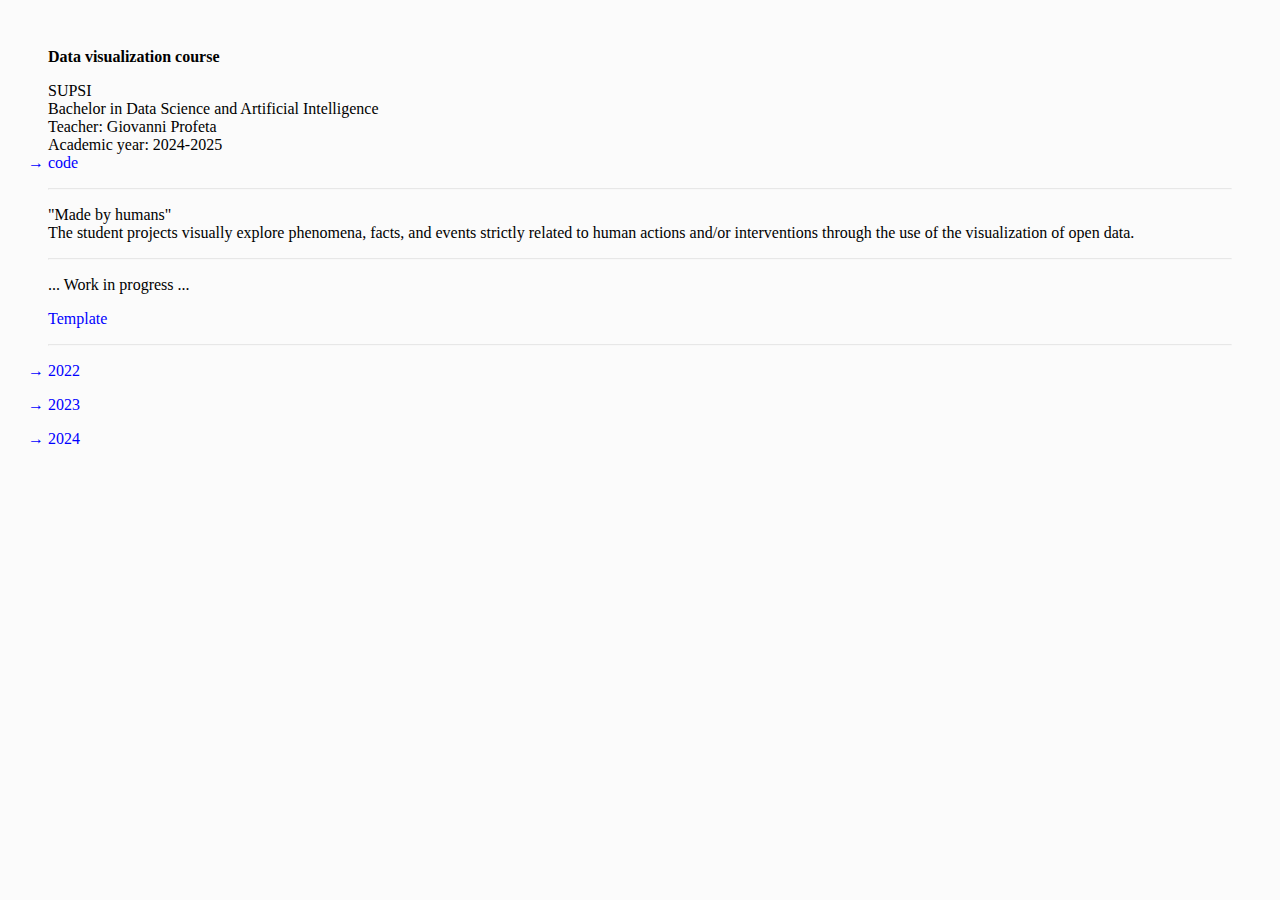
<file: index.html>
<!DOCTYPE html>
<html>
	<head>
		<meta charset="utf-8">
		<title>Data visualization course | SUPSI</title>
		<meta name="description"content="Data visualization course, SUPSI">
		<meta name="author" content="Bachelor in Data Science and Artificial Intelligence">
		<meta name="viewport" content="width=device-width, initial-scale=1">
		<!-- allow webpage to be run in full-screen mode -->
		<meta name="mobile-web-app-capable" content="yes">
		<meta name="apple-mobile-web-app-capable" content="yes">
		<!-- set nav bar color -->
		<meta name="theme-color" content="black"> <!-- Chrome, Firefox OS and Opera -->
		<meta name="msapplication-navbutton-color" content="black"> <!-- Windows Phone -->
		<meta name="apple-mobile-web-app-status-bar-style" content="black"> <!-- iOS Safari -->
		<link type="text/css" rel="stylesheet" href="assets/style/style.css">
		<script src="assets/script/menu.js"></script>
	</head>
	<body>
		<h1>Data visualization course</h1>
		<p>
			SUPSI<br>
			Bachelor in Data Science and Artificial Intelligence<br/>
			Teacher: Giovanni Profeta<br/>
			Academic year: 2024-2025<br/>
			<a class="link" href="https://github.com/dataviz-supsi/2024">code</a>
		</p>
		<hr>
		<p>
			"Made by humans"<br/>
			The student projects visually explore phenomena, facts, and events strictly related to human actions and/or interventions through the use of the visualization of open data.
		</p>

		<hr>

		<ul>
			<li>
				... Work in progress ...
			</li>
			<li>
				<a href="template">Template</a>
			</li>
			<!-- <li><a href="https://giux81.github.io/caraccidents/" class="project">
				<span class="author">Gianmarco Cesari, Federico Donghi, Giulio Ghiro</span>
				<span class="name">Human and car, marriage or funeral?</span>
			</a></li> -->
		<hr>
		<footer>
            <ul id="menu"></ul>
        </footer>

	</body>

<!-- 	<script type="text/javascript">

		document.addEventListener('keypress', (event) => {

			let key = event.key;
			let url = "docu/";

			if (key >= 1 && key <= 6){
				url += '0' + key.toString(2) + '.pdf'
				window.open(url);
			}
			
		});

	</script> -->
</html>
</file>
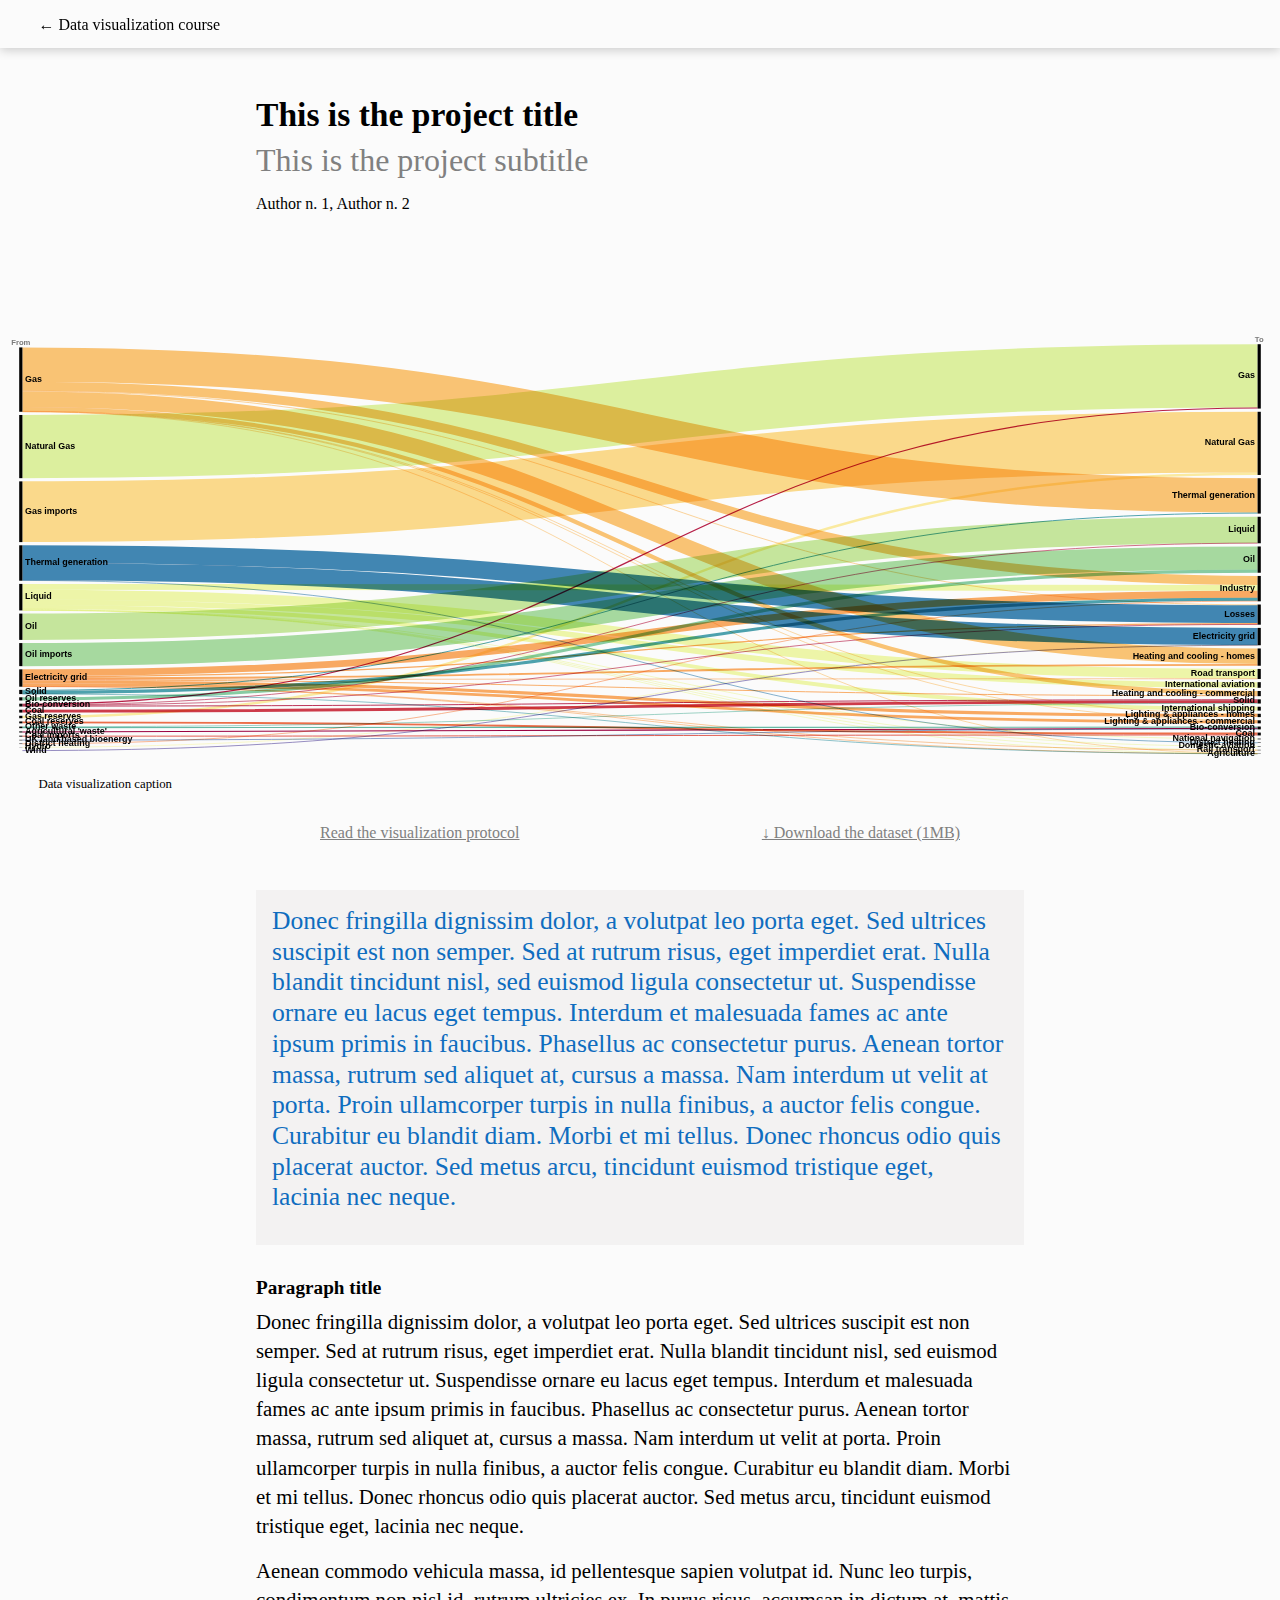
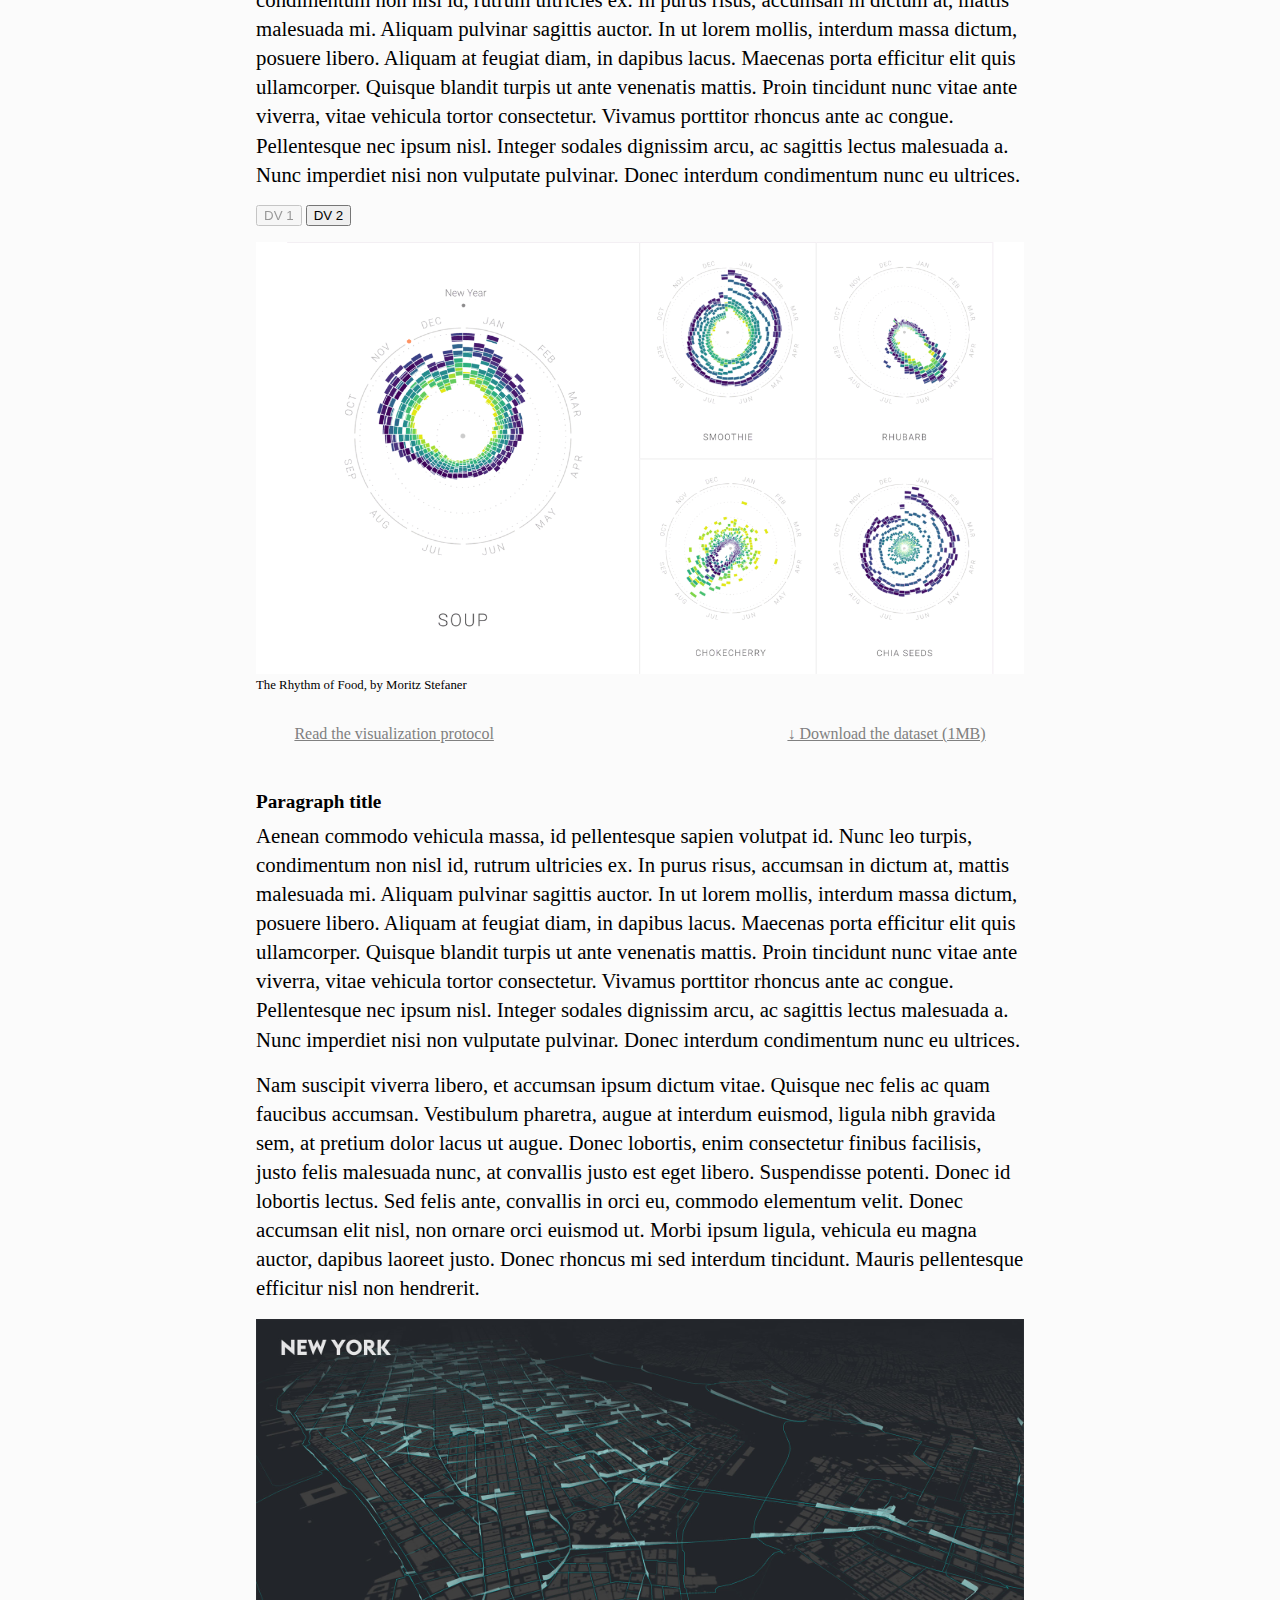
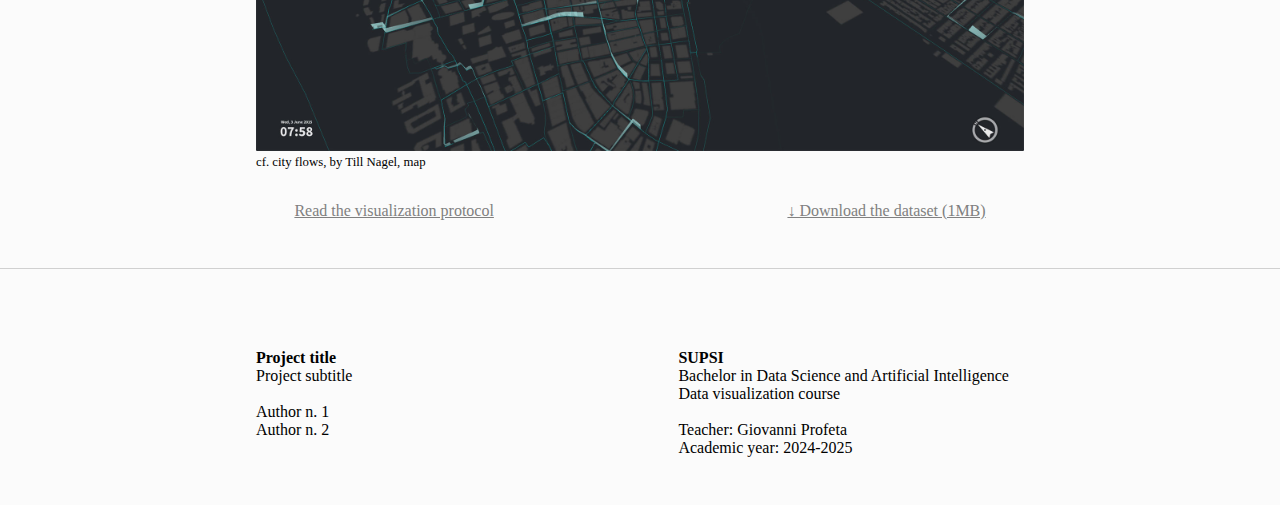
<file: template/index.html>
<!DOCTYPE html>
<html>
	<head>
		<meta charset="utf-8">
		<title>Title | Data visualization course</title>
		<meta name="description"content="Project description">
		<meta name="author" content="Authors' name and ssurname">
		<meta name="viewport" content="width=device-width, initial-scale=1">
		<!-- allow webpage to be run in full-screen mode -->
		<meta name="mobile-web-app-capable" content="yes">
		<meta name="apple-mobile-web-app-capable" content="yes">
		<!-- set nav bar color -->
		<meta name="theme-color" content="black"> <!-- Chrome, Firefox OS and Opera -->
		<meta name="msapplication-navbutton-color" content="black"> <!-- Windows Phone -->
		<meta name="apple-mobile-web-app-status-bar-style" content="black"> <!-- iOS Safari -->
		<link type="text/css" rel="stylesheet" href="assets/style/style.css">

		<!-- <script src='https://api.tiles.mapbox.com/mapbox-gl-js/v2.9.2/mapbox-gl.js'></script>
    	<link href='https://api.tiles.mapbox.com/mapbox-gl-js/v2.9.2/mapbox-gl.css' rel='stylesheet' /> -->
	
		<link rel="preconnect" href="https://fonts.googleapis.com">
		<link rel="preconnect" href="https://fonts.gstatic.com" crossorigin>
		<link href="https://fonts.googleapis.com/css2?family=Roboto:ital,wght@0,400;0,700;1,400&display=swap" rel="stylesheet">
	
		<script src="assets/script/script.js" defer></script>
	</head>
	<body>
		<div id="topbar">
			<nav>
				<div class="go_home">
					<a href="../" title="Go back home">
						<span>
							←
						</span>
						<span>
							Data visualization course
						</span>
					</a>
				</div>
			</nav>
		</div>
		<main>
			<header>
				<h1>
					This is the project title 
				</h1>
				<h2>This is the project subtitle</h2>
				<h3>Author n. 1, Author n. 2</h3>
			</header>
			<section class="no_margin">
				<a name="highlight"></a>
				<figure>
					<object type="image/svg+xml" data="assets/dataviz/viz_01.svg" id="dataviz_01"></object>
					<figcaption>Data visualization caption</figcaption>
				</figure>
				<div class="download download_big">
					<div>
						<a href="assets/dataviz/protocols/01" title="Download visualization protocol" >
							Read the visualization protocol
						</a>
					</div>
					<div>
						<a href="assets/dataviz/dataset+metadata.zip" title="Download dataset">
							↓ Download the dataset (1MB)
						</a>
					</div>
				</div>
			</section>
			<article>
				<section id="abstract">
					<p>
						Donec fringilla dignissim dolor, a volutpat leo porta eget. Sed ultrices suscipit est non semper. Sed at rutrum risus, eget imperdiet erat. Nulla blandit tincidunt nisl, sed euismod ligula consectetur ut. Suspendisse ornare eu lacus eget tempus. Interdum et malesuada fames ac ante ipsum primis in faucibus. Phasellus ac consectetur purus. Aenean tortor massa, rutrum sed aliquet at, cursus a massa. Nam interdum ut velit at porta. Proin ullamcorper turpis in nulla finibus, a auctor felis congue. Curabitur eu blandit diam. Morbi et mi tellus. Donec rhoncus odio quis placerat auctor. Sed metus arcu, tincidunt euismod tristique eget, lacinia nec neque.
					</p>
				</section>
				<section>
					<h4>
						Paragraph title
					</h4>
					<p>
						Donec fringilla dignissim dolor, a volutpat leo porta eget. Sed ultrices suscipit est non semper. Sed at rutrum risus, eget imperdiet erat. Nulla blandit tincidunt nisl, sed euismod ligula consectetur ut. Suspendisse ornare eu lacus eget tempus. Interdum et malesuada fames ac ante ipsum primis in faucibus. Phasellus ac consectetur purus. Aenean tortor massa, rutrum sed aliquet at, cursus a massa. Nam interdum ut velit at porta. Proin ullamcorper turpis in nulla finibus, a auctor felis congue. Curabitur eu blandit diam. Morbi et mi tellus. Donec rhoncus odio quis placerat auctor. Sed metus arcu, tincidunt euismod tristique eget, lacinia nec neque.
					</p>
					<p>
						Aenean commodo vehicula massa, id pellentesque sapien volutpat id. Nunc leo turpis, condimentum non nisl id, rutrum ultricies ex. In purus risus, accumsan in dictum at, mattis malesuada mi. Aliquam pulvinar sagittis auctor. In ut lorem mollis, interdum massa dictum, posuere libero. Aliquam at feugiat diam, in dapibus lacus. Maecenas porta efficitur elit quis ullamcorper. Quisque blandit turpis ut ante venenatis mattis. Proin tincidunt nunc vitae ante viverra, vitae vehicula tortor consectetur. Vivamus porttitor rhoncus ante ac congue. Pellentesque nec ipsum nisl. Integer sodales dignissim arcu, ac sagittis lectus malesuada a. Nunc imperdiet nisi non vulputate pulvinar. Donec interdum condimentum nunc eu ultrices.
					</p>
					
					<div>
						<button id="button-id1" style="opacity: 0.4">DV 1</button>
						<button id="button-id2">DV 2</button>
					</div>
					
					<figure class="figure">
						<img src="assets/images/01.png" id="dv-box" alt="The Rhythm of Food, by Moritz Stefaner" width="1280" height="720">
						<figcaption id="dv-caption">The Rhythm of Food, by Moritz Stefaner</figcaption>
					</figure>


					<div class="download download_small">
						<div>
							<a href="assets/dataviz/protocols/02" title="Download visualization protocol" >
								Read the visualization protocol
							</a>
						</div>
						<div>
							<a href="assets/dataviz/dataset+metadata.zip" title="Download dataset">
								↓ Download the dataset (1MB)
							</a>
						</div>
					</div>
				</section>
				</section>
				<section>
					<h4>
						Paragraph title
					</h4>
					<p>
						Aenean commodo vehicula massa, id pellentesque sapien volutpat id. Nunc leo turpis, condimentum non nisl id, rutrum ultricies ex. In purus risus, accumsan in dictum at, mattis malesuada mi. Aliquam pulvinar sagittis auctor. In ut lorem mollis, interdum massa dictum, posuere libero. Aliquam at feugiat diam, in dapibus lacus. Maecenas porta efficitur elit quis ullamcorper. Quisque blandit turpis ut ante venenatis mattis. Proin tincidunt nunc vitae ante viverra, vitae vehicula tortor consectetur. Vivamus porttitor rhoncus ante ac congue. Pellentesque nec ipsum nisl. Integer sodales dignissim arcu, ac sagittis lectus malesuada a. Nunc imperdiet nisi non vulputate pulvinar. Donec interdum condimentum nunc eu ultrices.
					</p>
					<p>
						Nam suscipit viverra libero, et accumsan ipsum dictum vitae. Quisque nec felis ac quam faucibus accumsan. Vestibulum pharetra, augue at interdum euismod, ligula nibh gravida sem, at pretium dolor lacus ut augue. Donec lobortis, enim consectetur finibus facilisis, justo felis malesuada nunc, at convallis justo est eget libero. Suspendisse potenti. Donec id lobortis lectus. Sed felis ante, convallis in orci eu, commodo elementum velit. Donec accumsan elit nisl, non ornare orci euismod ut. Morbi ipsum ligula, vehicula eu magna auctor, dapibus laoreet justo. Donec rhoncus mi sed interdum tincidunt. Mauris pellentesque efficitur nisl non hendrerit.
					</p>
					<figure class="figure">
						<img src="assets/images/02.png" alt="cf. city flows, by Till Nagel, map" width="1920" height="1080">
						<figcaption>cf. city flows, by Till Nagel, map</figcaption>
					</figure>
					<div class="download download_small">
						<div>
							<a href="assets/dataviz/protocols/03" title="Download visualization protocol" >
								Read the visualization protocol
							</a>
						</div>
						<div>
							<a href="assets/dataviz/dataset+metadata.zip" title="Download dataset">
								↓ Download the dataset (1MB)
							</a>
						</div>
					</div>
				</section>
			</article>
			
			<footer>
				<section>
					<div>
						<strong>Project title</strong><br/>
						Project subtitle<br/><br/>
						Author n. 1<br/>
						Author n. 2
					</div>
					<div>
						<strong>SUPSI</strong><br/>
						Bachelor in Data Science and Artificial Intelligence<br/>
						Data visualization course<br/><br/>
						Teacher: Giovanni Profeta<br/>
						Academic year: 2024-2025
					</div>
				</section>
			</footer>
		</main>
	</body>
</html>
</file>
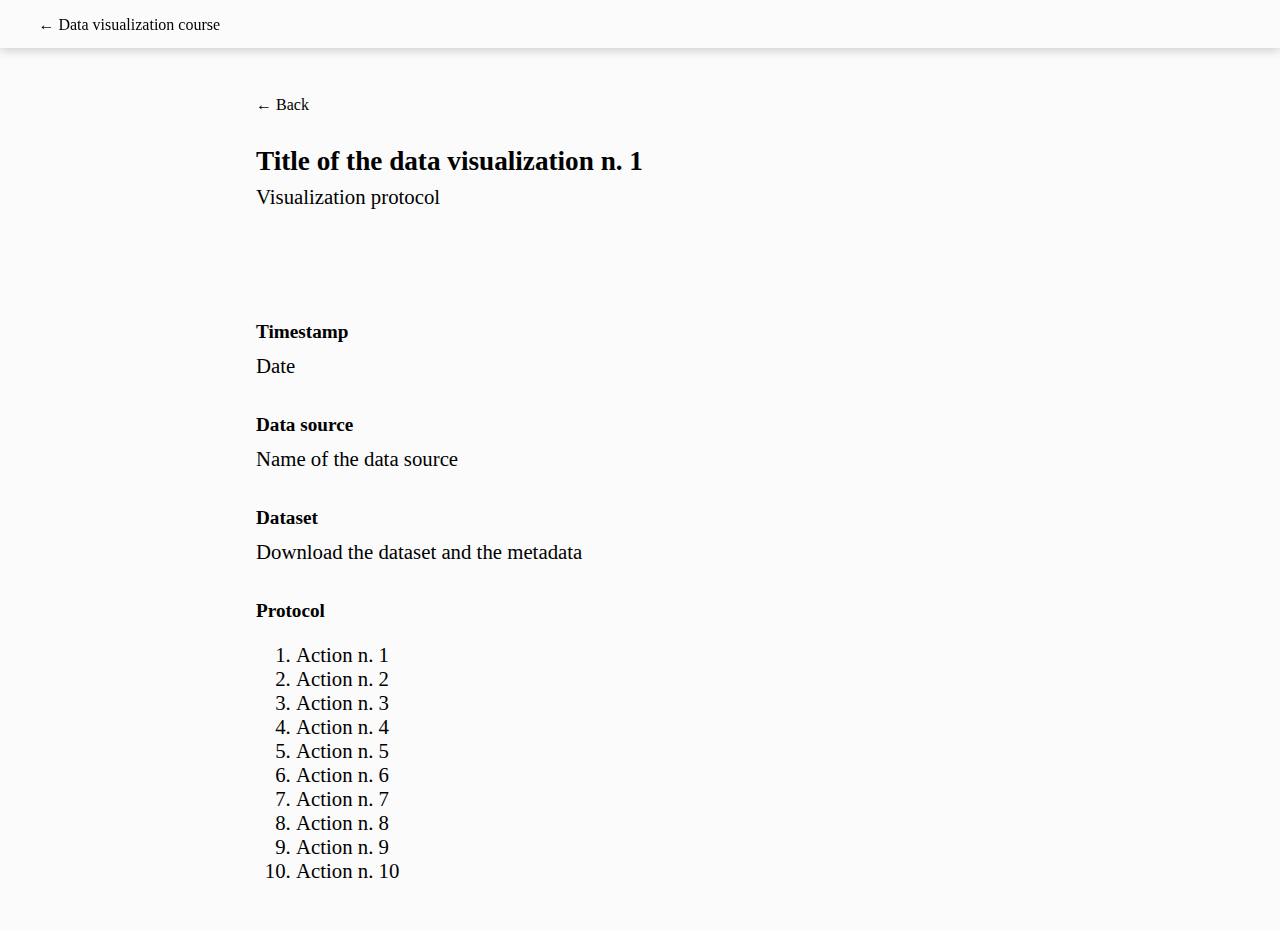
<file: template/assets/dataviz/protocols/01/index.html>
<!DOCTYPE html>
<html>
	<head>
		<meta charset="utf-8">
		<title>Page title | Data visualization course</title>
		<meta name="description"content="Project description">
		<meta name="author" content="Authors' name and ssurname">
		<meta name="viewport" content="width=device-width, initial-scale=1">
		<!-- allow webpage to be run in full-screen mode -->
		<meta name="mobile-web-app-capable" content="yes">
		<meta name="apple-mobile-web-app-capable" content="yes">
		<!-- set nav bar color -->
		<meta name="theme-color" content="black"> <!-- Chrome, Firefox OS and Opera -->
		<meta name="msapplication-navbutton-color" content="black"> <!-- Windows Phone -->
		<meta name="apple-mobile-web-app-status-bar-style" content="black"> <!-- iOS Safari -->
		<link type="text/css" rel="stylesheet" href="../../../style/style.css">	
	</head>
	<body>
		<div id="topbar">
			<nav>
				<div class="go_home">
					<a href="../../../../" title="Go back home">
						<span>
							←
						</span>
						<span>
							Data visualization course
						</span>
					</a>
				</div>
			</nav>
		</div>
		<main style="width: 100%;">
			<header class="protocol">
				<span>
					<a href="../../../../" title="Go back">
						← Back
					</a>
				</span>
				<h1>
					Title of the data visualization n. 1
				</h1>
				<h2>
					Visualization protocol
				</h2>
			</header>
			<article>
				<section>
					<h4>Timestamp</h4>
					<p>Date</p><br/>
					
					<h4>Data source</h4>
					<p><a href="https://github.com/CSSEGISandData/COVID-19/blob/master/csse_covid_19_data/csse_covid_19_time_series/time_series_covid19_deaths_global.csv">Name of the data source</a></p><br/>

					<h4>Dataset</h4>
					<p>
						<a href="../../dataset+metadata.zip">Download the dataset and the metadata</a>
					</p><br/>
				
					<h4>Protocol</h4>
					<ol style="font-size: 1.3rem;">
						<li>Action n. 1</li>
						<li>Action n. 2</li>
						<li>Action n. 3</li>
						<li>Action n. 4</li>
						<li>Action n. 5</li>
						<li>Action n. 6</li>
						<li>Action n. 7</li>
						<li>Action n. 8</li>
						<li>Action n. 9</li>
						<li>Action n. 10</li>
					</ol>
					
				</section>
			</article>
		</main>
	</body>
</html>
</file>
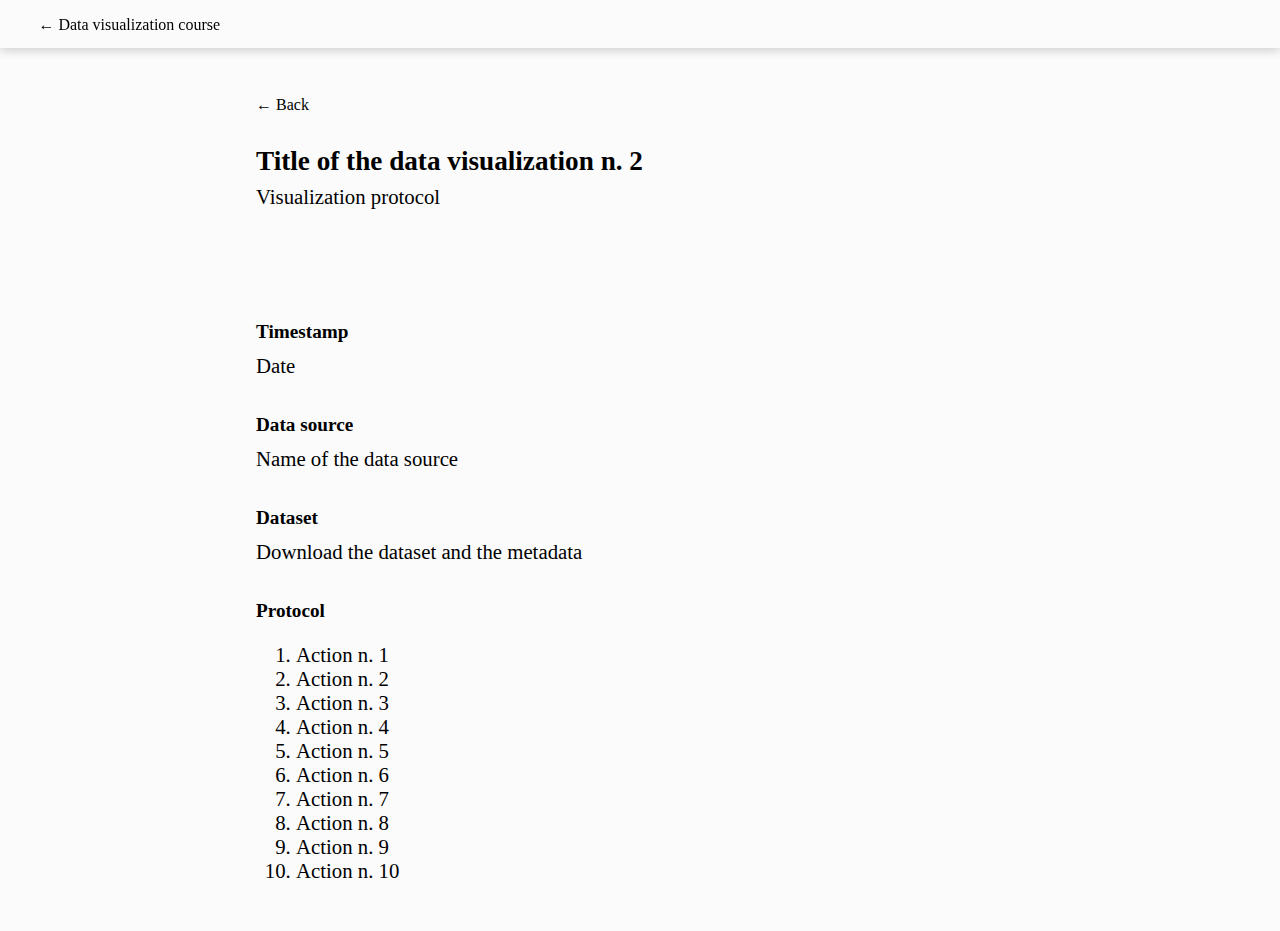
<file: template/assets/dataviz/protocols/02/index.html>
<!DOCTYPE html>
<html>
	<head>
		<meta charset="utf-8">
		<title>Page title | Data visualization course</title>
		<meta name="description"content="Project description">
		<meta name="author" content="Authors' name and ssurname">
		<meta name="viewport" content="width=device-width, initial-scale=1">
		<!-- allow webpage to be run in full-screen mode -->
		<meta name="mobile-web-app-capable" content="yes">
		<meta name="apple-mobile-web-app-capable" content="yes">
		<!-- set nav bar color -->
		<meta name="theme-color" content="black"> <!-- Chrome, Firefox OS and Opera -->
		<meta name="msapplication-navbutton-color" content="black"> <!-- Windows Phone -->
		<meta name="apple-mobile-web-app-status-bar-style" content="black"> <!-- iOS Safari -->
		<link type="text/css" rel="stylesheet" href="../../../style/style.css">	
	</head>
	<body>
		<div id="topbar">
			<nav>
				<div class="go_home">
					<a href="../../../../" title="Go back home">
						<span>
							←
						</span>
						<span>
							Data visualization course
						</span>
					</a>
				</div>
			</nav>
		</div>
		<main style="width: 100%;">
			<header class="protocol">
				<span>
					<a href="../../../../" title="Go back">
						← Back
					</a>
				</span>
				<h1>
					Title of the data visualization n. 2
				</h1>
				<h2>
					Visualization protocol
				</h2>
			</header>
			<article>
				<section>
					<h4>Timestamp</h4>
					<p>Date</p><br/>
					
					<h4>Data source</h4>
					<p><a href="https://github.com/CSSEGISandData/COVID-19/blob/master/csse_covid_19_data/csse_covid_19_time_series/time_series_covid19_deaths_global.csv">Name of the data source</a></p><br/>

					<h4>Dataset</h4>
					<p>
						<a href="../../dataset+metadata.zip">Download the dataset and the metadata</a>
					</p><br/>
					
					<h4>Protocol</h4>
					<ol style="font-size: 1.3rem;">
						<li>Action n. 1</li>
						<li>Action n. 2</li>
						<li>Action n. 3</li>
						<li>Action n. 4</li>
						<li>Action n. 5</li>
						<li>Action n. 6</li>
						<li>Action n. 7</li>
						<li>Action n. 8</li>
						<li>Action n. 9</li>
						<li>Action n. 10</li>
					</ol>
					
				</section>
			</article>
		</main>
	</body>
</html>
</file>
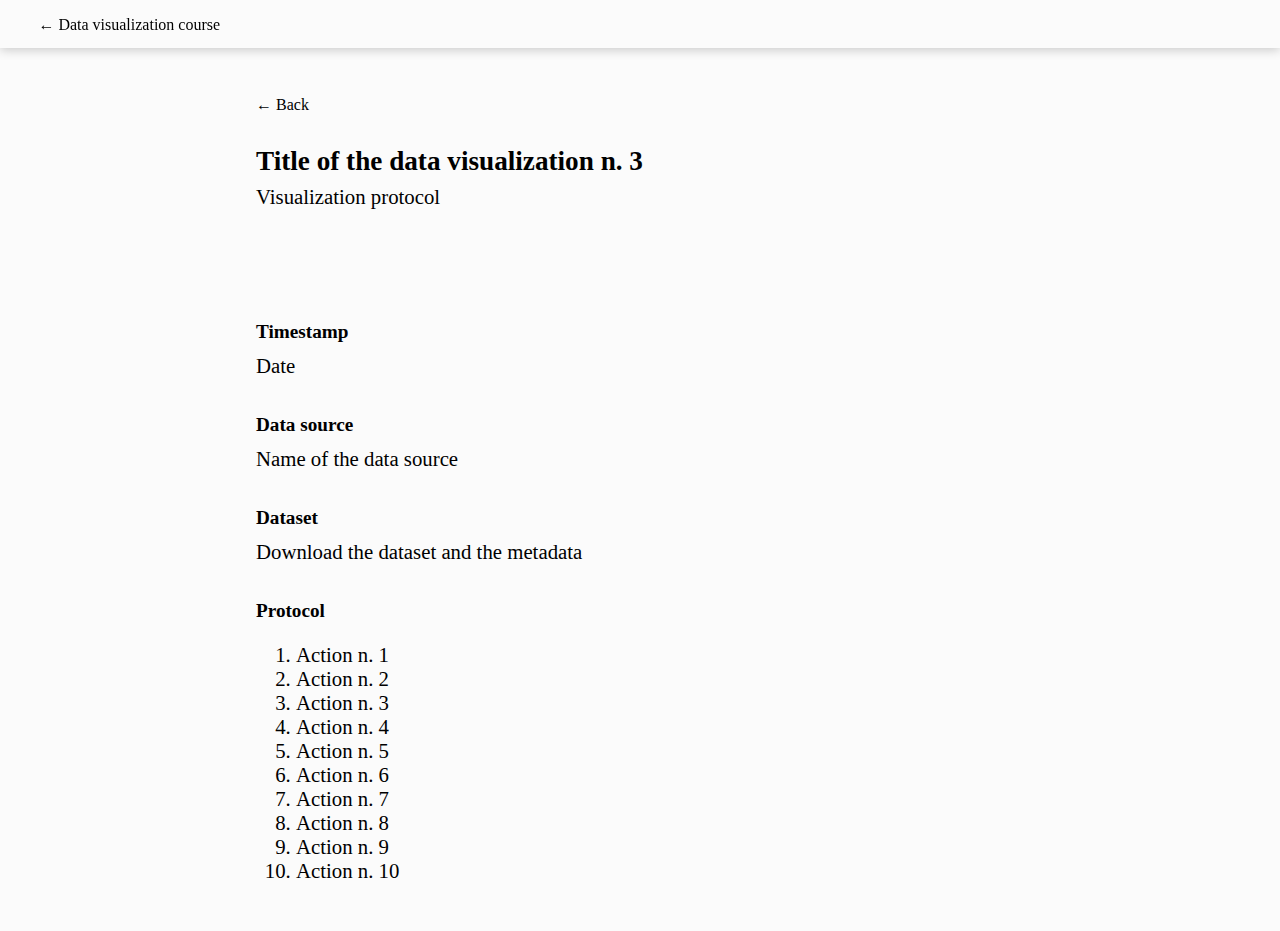
<file: template/assets/dataviz/protocols/03/index.html>
<!DOCTYPE html>
<html>
	<head>
		<meta charset="utf-8">
		<title>Page title | Data visualization course</title>
		<meta name="description"content="Project description">
		<meta name="author" content="Authors' name and ssurname">
		<meta name="viewport" content="width=device-width, initial-scale=1">
		<!-- allow webpage to be run in full-screen mode -->
		<meta name="mobile-web-app-capable" content="yes">
		<meta name="apple-mobile-web-app-capable" content="yes">
		<!-- set nav bar color -->
		<meta name="theme-color" content="black"> <!-- Chrome, Firefox OS and Opera -->
		<meta name="msapplication-navbutton-color" content="black"> <!-- Windows Phone -->
		<meta name="apple-mobile-web-app-status-bar-style" content="black"> <!-- iOS Safari -->
		<link type="text/css" rel="stylesheet" href="../../../style/style.css">	
	</head>
	<body>
		<div id="topbar">
			<nav>
				<div class="go_home">
					<a href="../../../../" title="Go back home">
						<span>
							←
						</span>
						<span>
							Data visualization course
						</span>
					</a>
				</div>
			</nav>
		</div>
		<main style="width: 100%;">
			<header class="protocol">
				<span>
					<a href="../../../../" title="Go back">
						← Back
					</a>
				</span>
				<h1>
					Title of the data visualization n. 3
				</h1>
				<h2>
					Visualization protocol
				</h2>
			</header>
			<article>
				<section>
					<h4>Timestamp</h4>
					<p>Date</p><br/>
					
					<h4>Data source</h4>
					<p><a href="https://github.com/CSSEGISandData/COVID-19/blob/master/csse_covid_19_data/csse_covid_19_time_series/time_series_covid19_deaths_global.csv">Name of the data source</a></p><br/>

					<h4>Dataset</h4>
					<p>
						<a href="../../dataset+metadata.zip">Download the dataset and the metadata</a>
					</p><br/>
					
					<h4>Protocol</h4>
					<ol style="font-size: 1.3rem;">
						<li>Action n. 1</li>
						<li>Action n. 2</li>
						<li>Action n. 3</li>
						<li>Action n. 4</li>
						<li>Action n. 5</li>
						<li>Action n. 6</li>
						<li>Action n. 7</li>
						<li>Action n. 8</li>
						<li>Action n. 9</li>
						<li>Action n. 10</li>
					</ol>
					
				</section>
			</article>
		</main>
	</body>
</html>
</file>
<file: assets/style/style.css>
html {
  box-sizing: border-box;
}
*, *:before, *:after {
  box-sizing: inherit;
}
body {
	background-color: #fbfbfb;
	margin:3em;
	font-size: 16px;
	font-family: "Times New Roman", Serif;
}
a{
	text-decoration: none;
	color:blue;
}
a:hover{
	text-decoration: underline;
}
ul{
	margin:0;
	padding: 0;
	list-style: none;
}

li {
	margin-bottom: 1em;
}
.project {
	display: flex;
	justify-content: flex-start;
	width: 100%;
}
.author, .name{
	width: 450px;
}
h1{
	font-size:  1rem;
	margin: 0 0 1em;
}
h2{
	font-size:  1rem;
	margin: 0 0 1em;
}
p{
	margin:0;
}
footer{
	margin:0 0 0 0;
}
.link {
	margin-left: -1.25em;
}
.link:before {
	display: inline-block;
	width: 1.25em;
	content: "→";
}
hr{
	opacity: 0.2;
	margin:1em 0 1em 0;
}
@media only screen and (max-width: 600px) {
	.project {
		display: block;
	}
	.author, .name{
		display: block;
		width: 100%;
	}
}
</file>
<file: template/assets/style/style.css>
html {
	box-sizing: border-box;
}
*, *:before, *:after {
	box-sizing: inherit;
}
body {
	background-color: #fbfbfb;
	margin:  0;
	font-size: 16px;
	font-family: "Times New Roman", Serif;
}
/* ---- overal layout  -----*/

.link {
	margin-left: -1.25em;
}
.link:before {
	display: inline-block;
	width: 1.25em;
	content: "→";
}
hr{
	opacity: 0.2;
	margin:1em 0 1em 0;
}
figure{
	margin: 0;
}
img{
	max-width: 100%;
	height:  auto;
}
#topbar {
	position: absolute;
	top:  0;
	width: 100%;
	padding: 1rem 3%;
	height: 3rem;
	position: fixed;
	background-color: #fbfbfb;
	color: red;
	box-shadow: 0 2px 10px rgb(0 0 0 / 20%);
	z-index: 999;
}
#topbar nav {
	display: flex;
	justify-content: start;
}
#topbar nav div {
	margin-right: 10px;
}
main{
	margin-top: 3rem;
	position: absolute;
}
header, article, footer section {
	margin: 2rem 30% 0;
}
header {
	margin-top: 3rem;
	margin-bottom: 7rem;
}
.go_home a:hover{
	text-decoration: none;
}
section{
	margin-bottom: 3rem;
}
figure{
	margin: 1rem 0;
}
#icons {
	display: flex;
	justify-content: space-between;
	margin-top: 30px;
}
.protocol h1 {
	font-size: 1.7rem;
	margin-top: 2rem;
}
.protocol h2 {
	font-size: 1.3rem;
}


/* ---- data visualizations -----*/

#dataviz_01 {
	border:  none;
	max-width: 100%;
	height: auto;
}
.download_big {
	display: flex;
	justify-content: space-between;
	margin: 2rem 25%;
}
.download_small {
	display: flex;
	justify-content: space-between;
	margin: 2rem 5%;
}

/* ---- footer -----*/

footer {
	margin-bottom: 3rem;
	border-top: 1px solid #d0d0d0;
	padding-top: 3rem;
}
footer section {	
	display: flex;
	justify-content: space-between;
}
footer section div{
	width: 45%;
}

/* ---- typography -----*/

h1 {
	font-size: 2.1rem;
	font-weight: bold;
	margin: 0 0 0.5rem;
}
h2 {
	font-size: 1.7rem;
	font-weight: normal;
	margin: 0 0 1rem;
}
h3 {
	font-size: 1rem;
	font-weight: normal;
	margin: 0 0 1rem;
}
h4 {
	font-size: 1.2rem;
	font-weight: bold;
	margin: 0 0 0.5rem;
}
p{
	font-size: 1.3rem;
	line-height: 1.4;
	margin: 0 0 1rem;
}
figcaption{
	font-size: 0.8rem;
}
a{
	text-decoration: none;
	color:black;
}
a:hover{
	text-decoration: underline;
}
ul{
	margin:0;
	padding: 0;
	list-style: none;
}
.author {
	width: 200px;
	display: inline-block;
}
#abstract{
	margin-bottom: 2rem;
}
figcaption{
	padding: 0;
}
.no_margin figcaption {
	padding: 0 3%;
}
#abstract {
	background-color: #f3f2f2;
	color: #0F6DBF;
	padding: 1rem;
}
#abstract p {
	font-style: normal;
	font-weight: normal;
	font-size: 1.6rem;
	line-height: 1.2;
}
.download a {
	text-decoration: underline;
	color: gray;
}
.download a:hover {  
	color: black;
}



/* ---- tablet version -----*/

@media only screen and (max-width: 1440px) {
	header, article, footer section {
		margin-left: 20%;
		margin-right: 20%;
	}
}

@media only screen and (max-width: 992px) {
	h1 {
		font-size: 1.9rem;
	}
	h2, #abstract {
		font-size: 1.5rem;
	}
	.author {
		display: block;
	}
	li {
		margin-bottom: 1em;
	}
	header, article, footer section {
		margin-left: 5%;
		margin-right: 5%;
	}
	footer section{
		display: block;
	}
	footer section div:nth-child(1) {
		margin-bottom: 3rem;
	}
	.download {
		display: flex;
		justify-content: space-between;
		margin: 1rem 5%;
	}
	.download_small {
		margin: 0;
	}
	figcaption{
		padding: 0%;
	}
	.no_margin figcaption {
		padding: 0 5%;
	}
	footer section div{
		width: 100%;
	}

	/* ---- map -----*/

	#map02{
		width: calc(100% - 180px);
	}
	#sidebar_map02 {
		width: 180px;
	}
	#map04{
		width: calc(100% - 180px);
	}
	#sidebar_map04 {
		width: 180px;
	}

}
</file>
